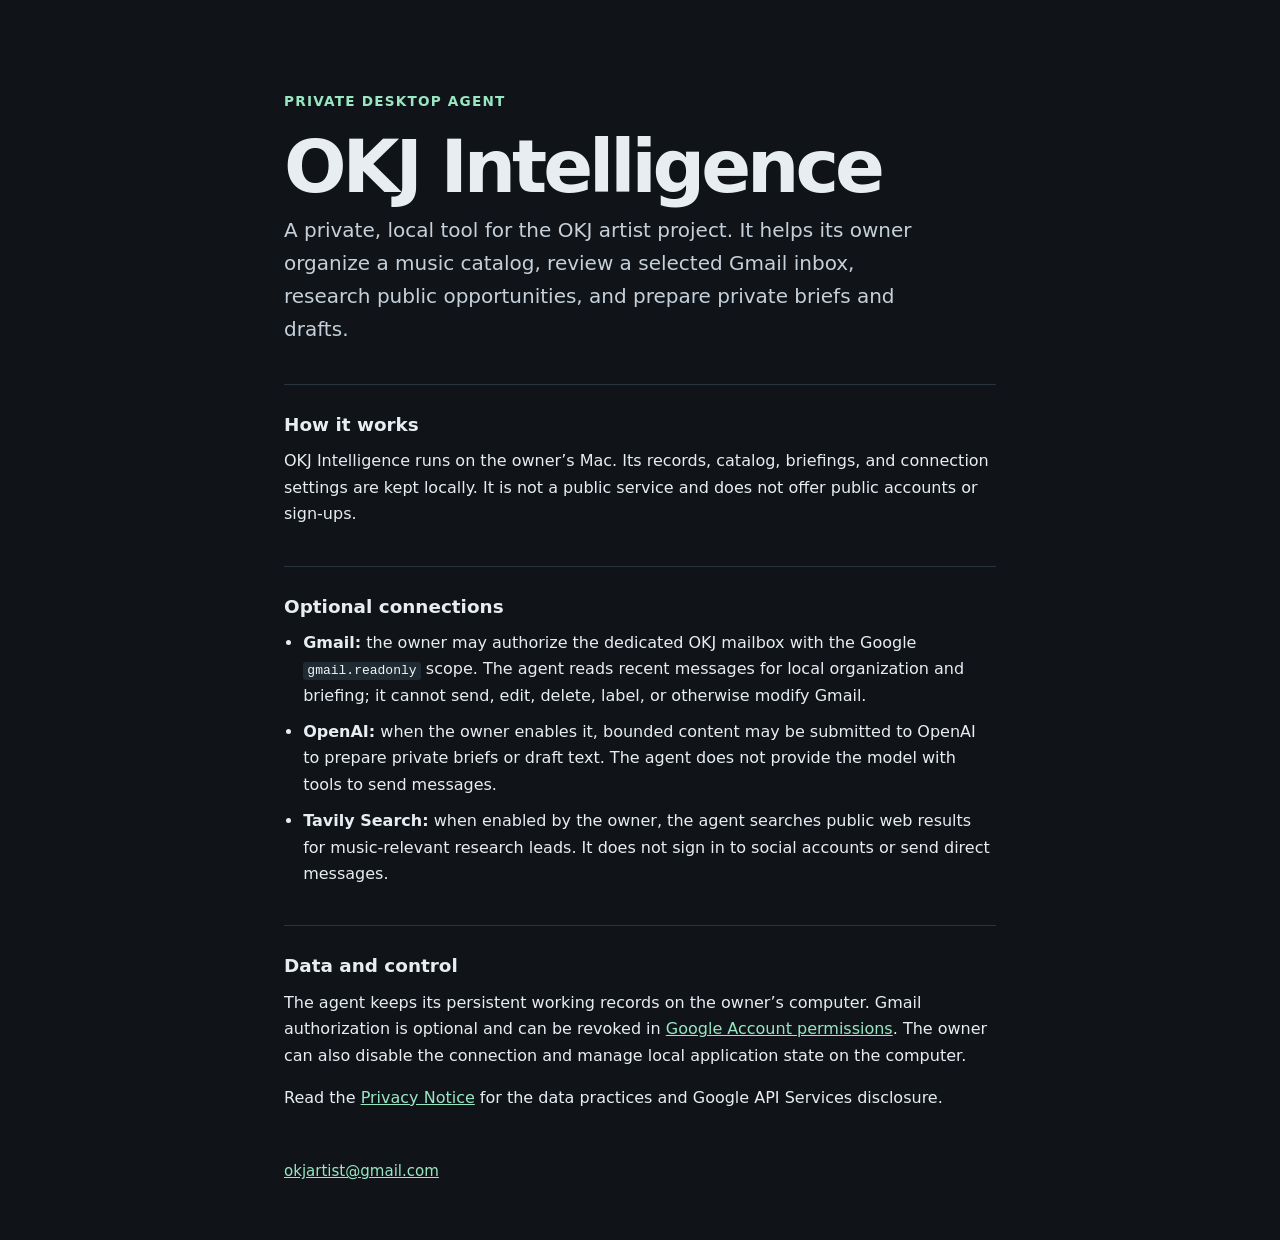
<file: index.html>
<!doctype html>
<html lang="en">
  <head>
    <meta charset="utf-8">
    <meta name="viewport" content="width=device-width, initial-scale=1">
    <meta name="description" content="Information about OKJ Intelligence, a private local desktop agent for the OKJ artist project.">
    <title>OKJ Intelligence</title>
    <link rel="stylesheet" href="styles.css">
  </head>
  <body>
    <main>
      <p class="eyebrow">Private desktop agent</p>
      <h1>OKJ Intelligence</h1>
      <p class="lead">A private, local tool for the OKJ artist project. It helps its owner organize a music catalog, review a selected Gmail inbox, research public opportunities, and prepare private briefs and drafts.</p>

      <section>
        <h2>How it works</h2>
        <p>OKJ Intelligence runs on the owner’s Mac. Its records, catalog, briefings, and connection settings are kept locally. It is not a public service and does not offer public accounts or sign-ups.</p>
      </section>

      <section>
        <h2>Optional connections</h2>
        <ul>
          <li><strong>Gmail:</strong> the owner may authorize the dedicated OKJ mailbox with the Google <code>gmail.readonly</code> scope. The agent reads recent messages for local organization and briefing; it cannot send, edit, delete, label, or otherwise modify Gmail.</li>
          <li><strong>OpenAI:</strong> when the owner enables it, bounded content may be submitted to OpenAI to prepare private briefs or draft text. The agent does not provide the model with tools to send messages.</li>
          <li><strong>Tavily Search:</strong> when enabled by the owner, the agent searches public web results for music-relevant research leads. It does not sign in to social accounts or send direct messages.</li>
        </ul>
      </section>

      <section>
        <h2>Data and control</h2>
        <p>The agent keeps its persistent working records on the owner’s computer. Gmail authorization is optional and can be revoked in <a href="https://myaccount.google.com/permissions">Google Account permissions</a>. The owner can also disable the connection and manage local application state on the computer.</p>
        <p>Read the <a href="privacy.html">Privacy Notice</a> for the data practices and Google API Services disclosure.</p>
      </section>

      <footer><a href="mailto:okjartist@gmail.com">okjartist@gmail.com</a></footer>
    </main>
  </body>
</html>
</file>
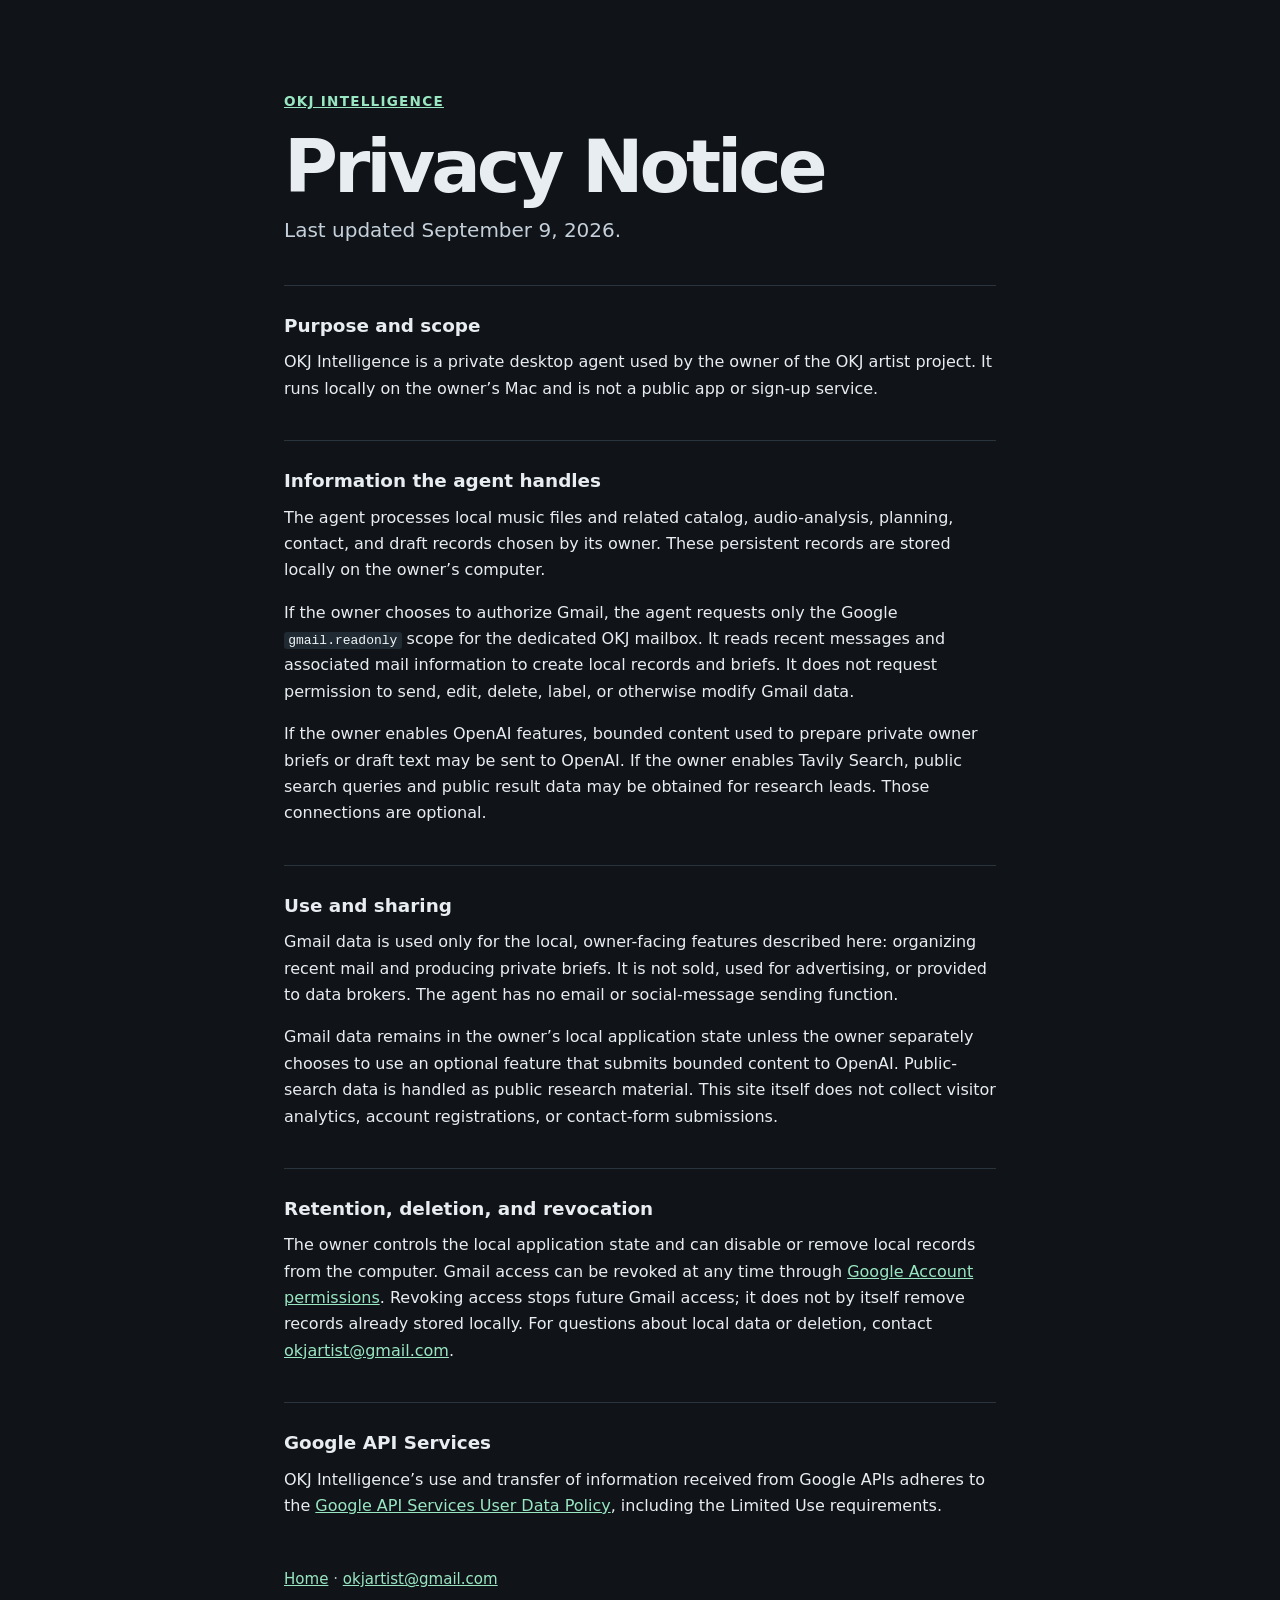
<file: privacy.html>
<!doctype html>
<html lang="en">
  <head>
    <meta charset="utf-8">
    <meta name="viewport" content="width=device-width, initial-scale=1">
    <meta name="description" content="Privacy notice for OKJ Intelligence.">
    <title>Privacy Notice · OKJ Intelligence</title>
    <link rel="stylesheet" href="styles.css">
  </head>
  <body>
    <main>
      <p class="eyebrow"><a href="index.html">OKJ Intelligence</a></p>
      <h1>Privacy Notice</h1>
      <p class="lead">Last updated September 9, 2026.</p>

      <section>
        <h2>Purpose and scope</h2>
        <p>OKJ Intelligence is a private desktop agent used by the owner of the OKJ artist project. It runs locally on the owner’s Mac and is not a public app or sign-up service.</p>
      </section>

      <section>
        <h2>Information the agent handles</h2>
        <p>The agent processes local music files and related catalog, audio-analysis, planning, contact, and draft records chosen by its owner. These persistent records are stored locally on the owner’s computer.</p>
        <p>If the owner chooses to authorize Gmail, the agent requests only the Google <code>gmail.readonly</code> scope for the dedicated OKJ mailbox. It reads recent messages and associated mail information to create local records and briefs. It does not request permission to send, edit, delete, label, or otherwise modify Gmail data.</p>
        <p>If the owner enables OpenAI features, bounded content used to prepare private owner briefs or draft text may be sent to OpenAI. If the owner enables Tavily Search, public search queries and public result data may be obtained for research leads. Those connections are optional.</p>
      </section>

      <section>
        <h2>Use and sharing</h2>
        <p>Gmail data is used only for the local, owner-facing features described here: organizing recent mail and producing private briefs. It is not sold, used for advertising, or provided to data brokers. The agent has no email or social-message sending function.</p>
        <p>Gmail data remains in the owner’s local application state unless the owner separately chooses to use an optional feature that submits bounded content to OpenAI. Public-search data is handled as public research material. This site itself does not collect visitor analytics, account registrations, or contact-form submissions.</p>
      </section>

      <section>
        <h2>Retention, deletion, and revocation</h2>
        <p>The owner controls the local application state and can disable or remove local records from the computer. Gmail access can be revoked at any time through <a href="https://myaccount.google.com/permissions">Google Account permissions</a>. Revoking access stops future Gmail access; it does not by itself remove records already stored locally. For questions about local data or deletion, contact <a href="mailto:okjartist@gmail.com">okjartist@gmail.com</a>.</p>
      </section>

      <section>
        <h2>Google API Services</h2>
        <p>OKJ Intelligence’s use and transfer of information received from Google APIs adheres to the <a href="https://developers.google.com/terms/api-services-user-data-policy">Google API Services User Data Policy</a>, including the Limited Use requirements.</p>
      </section>

      <footer><a href="index.html">Home</a> · <a href="mailto:okjartist@gmail.com">okjartist@gmail.com</a></footer>
    </main>
  </body>
</html>
</file>
<file: styles.css>
:root { color-scheme: dark; font-family: ui-sans-serif, system-ui, -apple-system, BlinkMacSystemFont, "Segoe UI", sans-serif; }
* { box-sizing: border-box; }
body { margin: 0; min-height: 100vh; background: #101418; color: #e8edf2; line-height: 1.65; }
main { max-width: 760px; margin: 0 auto; padding: 10vh 24px 56px; }
h1 { margin: 0 0 10px; font-size: clamp(2.4rem, 7vw, 4.6rem); letter-spacing: -0.055em; line-height: 1; }
h2 { margin: 0 0 8px; font-size: 1.15rem; }
p { margin: 0 0 16px; }
.eyebrow { margin: 0 0 18px; color: #99e6c2; font-size: .85rem; font-weight: 700; letter-spacing: .09em; text-transform: uppercase; }
.lead { max-width: 650px; color: #c5d0da; font-size: 1.25rem; }
section { margin-top: 38px; padding-top: 25px; border-top: 1px solid #2a343d; }
ul { margin: 0; padding-left: 1.2rem; }
li + li { margin-top: 10px; }
a { color: #99e6c2; }
code { padding: .1em .32em; border-radius: .25em; background: #202a32; color: #f1f6f9; }
footer { margin-top: 48px; color: #aeb9c2; font-size: .94rem; }
</file>
